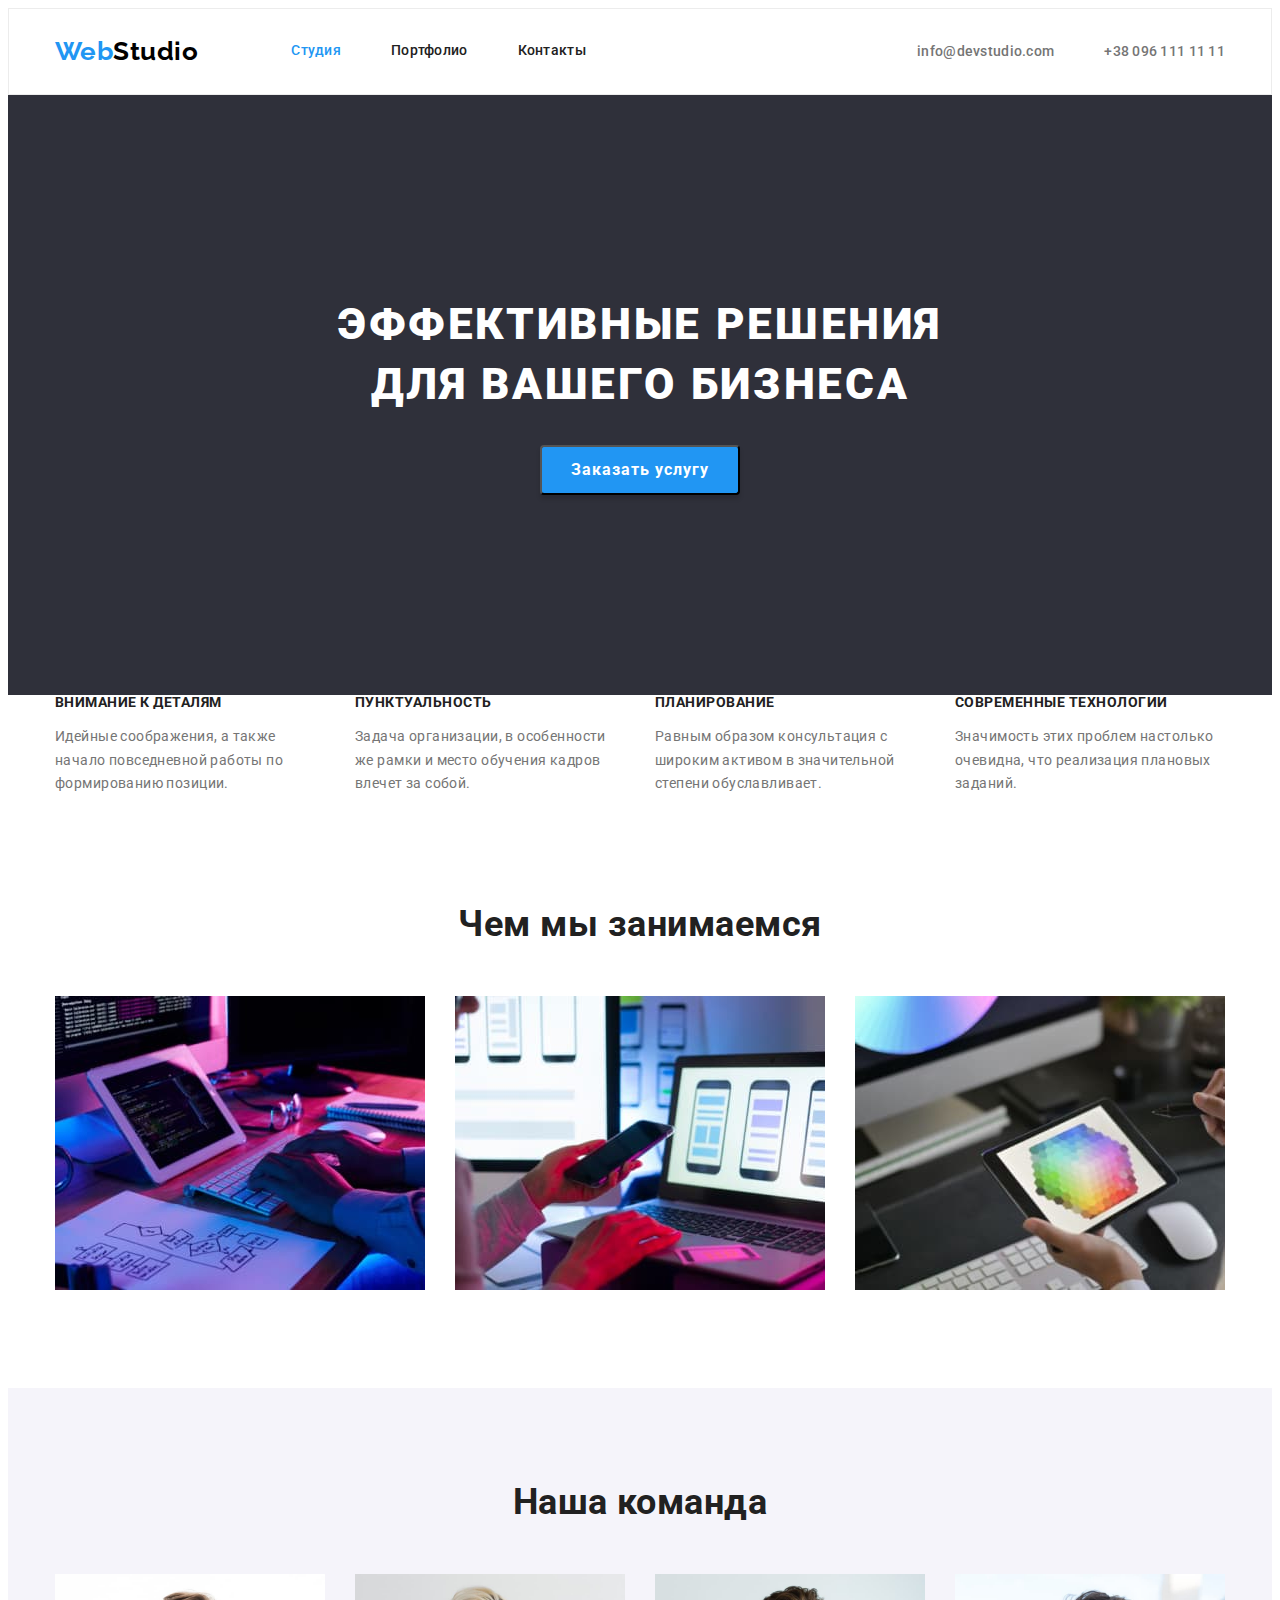
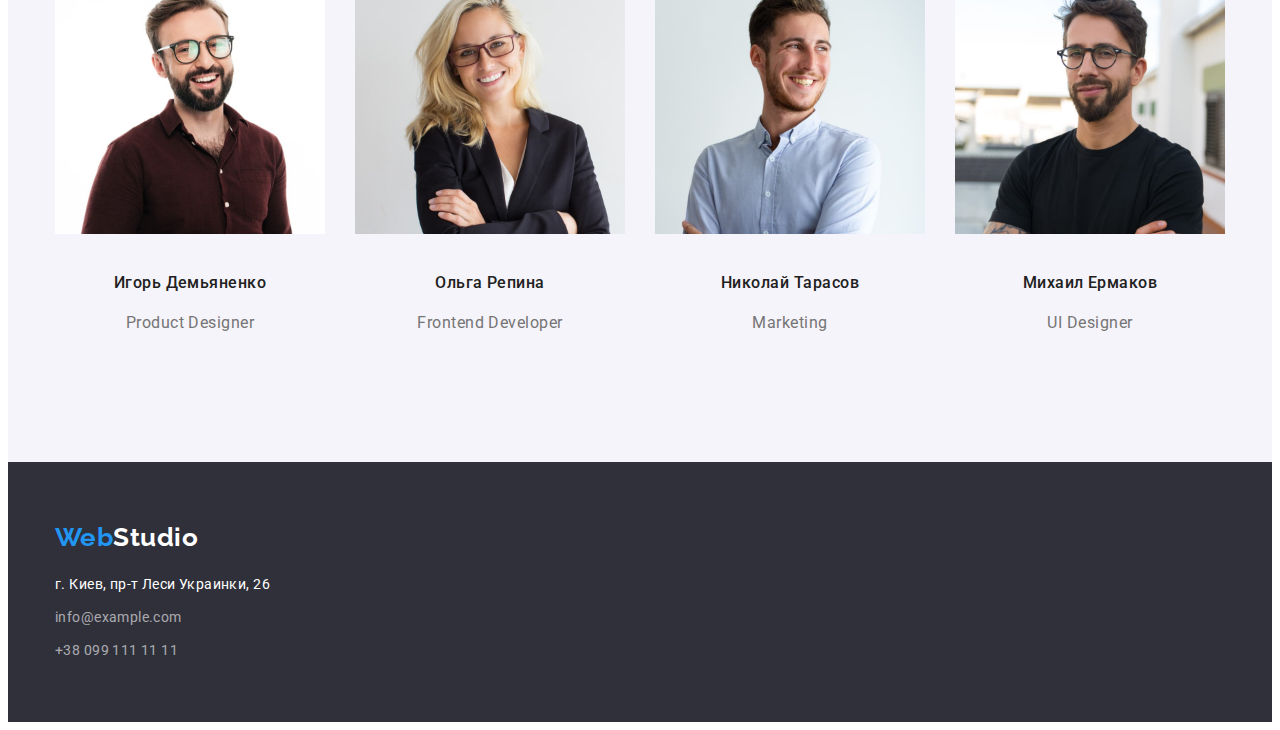
<file: index.html>
<!DOCTYPE html>
<html lang="ru">
    <head>
        <meta charset="UTF-8">
        <meta http-equiv="X-UA-Compatible" content="IE=edge">
        <meta name="viewport" content="width=device-width, initial-scale=1.0">
        <title>Shalamai homework</title>
        <link rel="preconnect" href="https://fonts.googleapis.com">
        <link rel="preconnect" href="https://fonts.gstatic.com" crossorigin>
        <link
            href="https://fonts.googleapis.com/css2?family=Raleway:wght@700&family=Roboto:wght@400;500;700;900&display=swap"
            rel="stylesheet">
        <link rel="stylesheet" href="https://cdnjs.cloudflare.com/ajax/libs/modern-normalize/1.1.0/modern-normalize.min.css"
            integrity="sha512-wpPYUAdjBVSE4KJnH1VR1HeZfpl1ub8YT/NKx4PuQ5NmX2tKuGu6U/JRp5y+Y8XG2tV+wKQpNHVUX03MfMFn9Q=="
            crossorigin="anonymous" referrerpolicy="no-referrer" />
        <link rel="stylesheet" href="./css/styles.css">
    </head>

    <body>

        <!-- Шапка сайта -->
        <header class="header">
            <div class="container main-nav">

                <a href="./index.html" class="logo">
                    <span class="accent">Web</span><span class="logo-header">Studio</span>
                </a>

                <nav class="navigation">
                    <ul class="site-nav list">
                        <li class="nav-item"><a href="./index.html" class="link current">Студия</a></li>
                        <li class="nav-item"><a href="./portfolio.html" class="link">Портфолио</a></li>
                        <li class="nav-item"><a href="" class="link">Контакты</a></li>
                    </ul>
                </nav>

                <div class="contact-block">
                    <ul class="header-nav list">
                        <li class="nav-item">
                            <a href="mailto:info@devstudio.com" class="link-contact">info@devstudio.com</a>
                        </li>
                        <li class="nav-item">
                            <a href="tel:+380961111111" class="link-contact">+38 096 111 11 11</a>
                        </li>
                    </ul>
                </div>
            </div>
        </header>


        <!-- Основное -->

        <main>

            <!-- Герой -->

            <section class="hero">
                <div class="container">
                    <h1 class="hero-title">Эффективные решения для вашего бизнеса</h1>
                    <button type="button" class="main-btn">Заказать услугу</button>
                </div>
            </section>


            <!-- Особенности и преимущества -->

            <section class="featurs">
                <div class="container">
                    <ul class="our-featur list">
                        <li class="feature-list">
                            <h4 class="featur-title">Внимание к деталям</h4>
                            <p class="featur-text">
                                Идейные соображения, а также начало повседневной работы по формированию позиции.
                            </p>
                        </li>
                        <li class="feature-list">
                            <h4 class="featur-title">Пунктуальность</h4>
                            <p class="featur-text">
                                Задача организации, в особенности же рамки и место обучения кадров влечет за собой.
                            </p>
                        </li>
                        <li class="feature-list">
                            <h4 class="featur-title">Планирование</h4>
                            <p class="featur-text">
                                Равным образом консультация с широким активом в значительной степени обуславливает.
                            </p>
                        </li>
                        <li class="feature-list">
                            <h4 class="featur-title">Современные технологии</h4>
                            <p class="featur-text">
                                Значимость этих проблем настолько очевидна, что реализация плановых заданий.
                            </p>
                        </li>
                    </ul>
                </div>
            </section>

            <!-- Чем мы занимаемся -->

            <section class="main-project">
                <div class="container">
                    <h2 class="section-title">Чем мы занимаемся</h2>

                    <ul class="main-prj-list list">
                        <li class="main-prj-link">
                            <img src="./images/wedo1.jpg" alt="Разработчик пишет код" width="370" />
                        </li>
                        <li class="main-prj-link">
                            <img src="./images/wedo2.jpg" alt="Просмотр мобильных макетов на компютере" width="370" />
                        </li>
                        <li class="main-prj-link">
                            <img src="./images/wedo3.jpg" alt="Работа с палитрой на планшете" width="370" />
                        </li>
                    </ul>
                </div>
            </section>

            <!-- Наша команда -->

            <section class="team">
                <div class="container">
                    <h2 class="team-title">Наша команда</h2>

                    <ul class="team-list list">
                        <li class="team-member">
                            <img src="./images/product.jpg" alt="Фотография Продакт-дизайнера" width="270">
                            <div class="team-item">
                                <h3 class="name">Игорь Демьяненко</h3>
                                <p class="position">
                                    Product Designer
                                </p>
                            </div>
                        </li>

                        <li class="team-member">
                                <img src="./images/frontend.jpg" alt="Фоторафия разработчика" width="270">
                            <div class="team-item">
                                <h3 class="name">Ольга Репина</h3>
                                <p class="position">
                                    Frontend Developer
                                </p>
                            </div>
                        </li>

                        <li class="team-member">
                                <img src="./images/marketing.jpg" alt="Фотография маркетолога" width="270">
                            <div class="team-item">
                                <h3 class="name">Николай Тарасов</h3>
                                <p class="position">
                                    Marketing
                                </p>
                            </div>
                        </li>

                        <li class="team-member">
                                <img src="./images/designer.jpg" alt="Фоторафия дизайнера" width="270">
                            <div class="team-item">
                                <h3 class="name">Михаил Ермаков</h3>
                                <p class="position">
                                    UI Designer
                                </p>
                            </div>
                        </li>
                    </ul>
                </div>
            </section>


        </main>

        <!-- Footer -->

        <footer class="footer">

            <div class="container">
                <a href="./index.html" class="logo">
                    <span class="accent">Web</span><span class="logo-footer">Studio</span>
                </a>

                <address>
                    <ul class="footer-nav list">
                        <li class="address-link">
                            <a href="г.Киев,пр-тЛесиУкраинки,26" class="link-office">г. Киев, пр-т Леси Украинки, 26</a>
                        </li>
                        <li class="address-link">
                            <a href="info@example.com" class="link-contact">info@example.com</a>
                        </li>
                        <li class="address-link">
                            <a href="+380991111111" class="link-contact">+38 099 111 11 11</a>
                        </li>
                    </ul>
                </address>
            </div>

        </footer>
    </body>
</html>
</file>
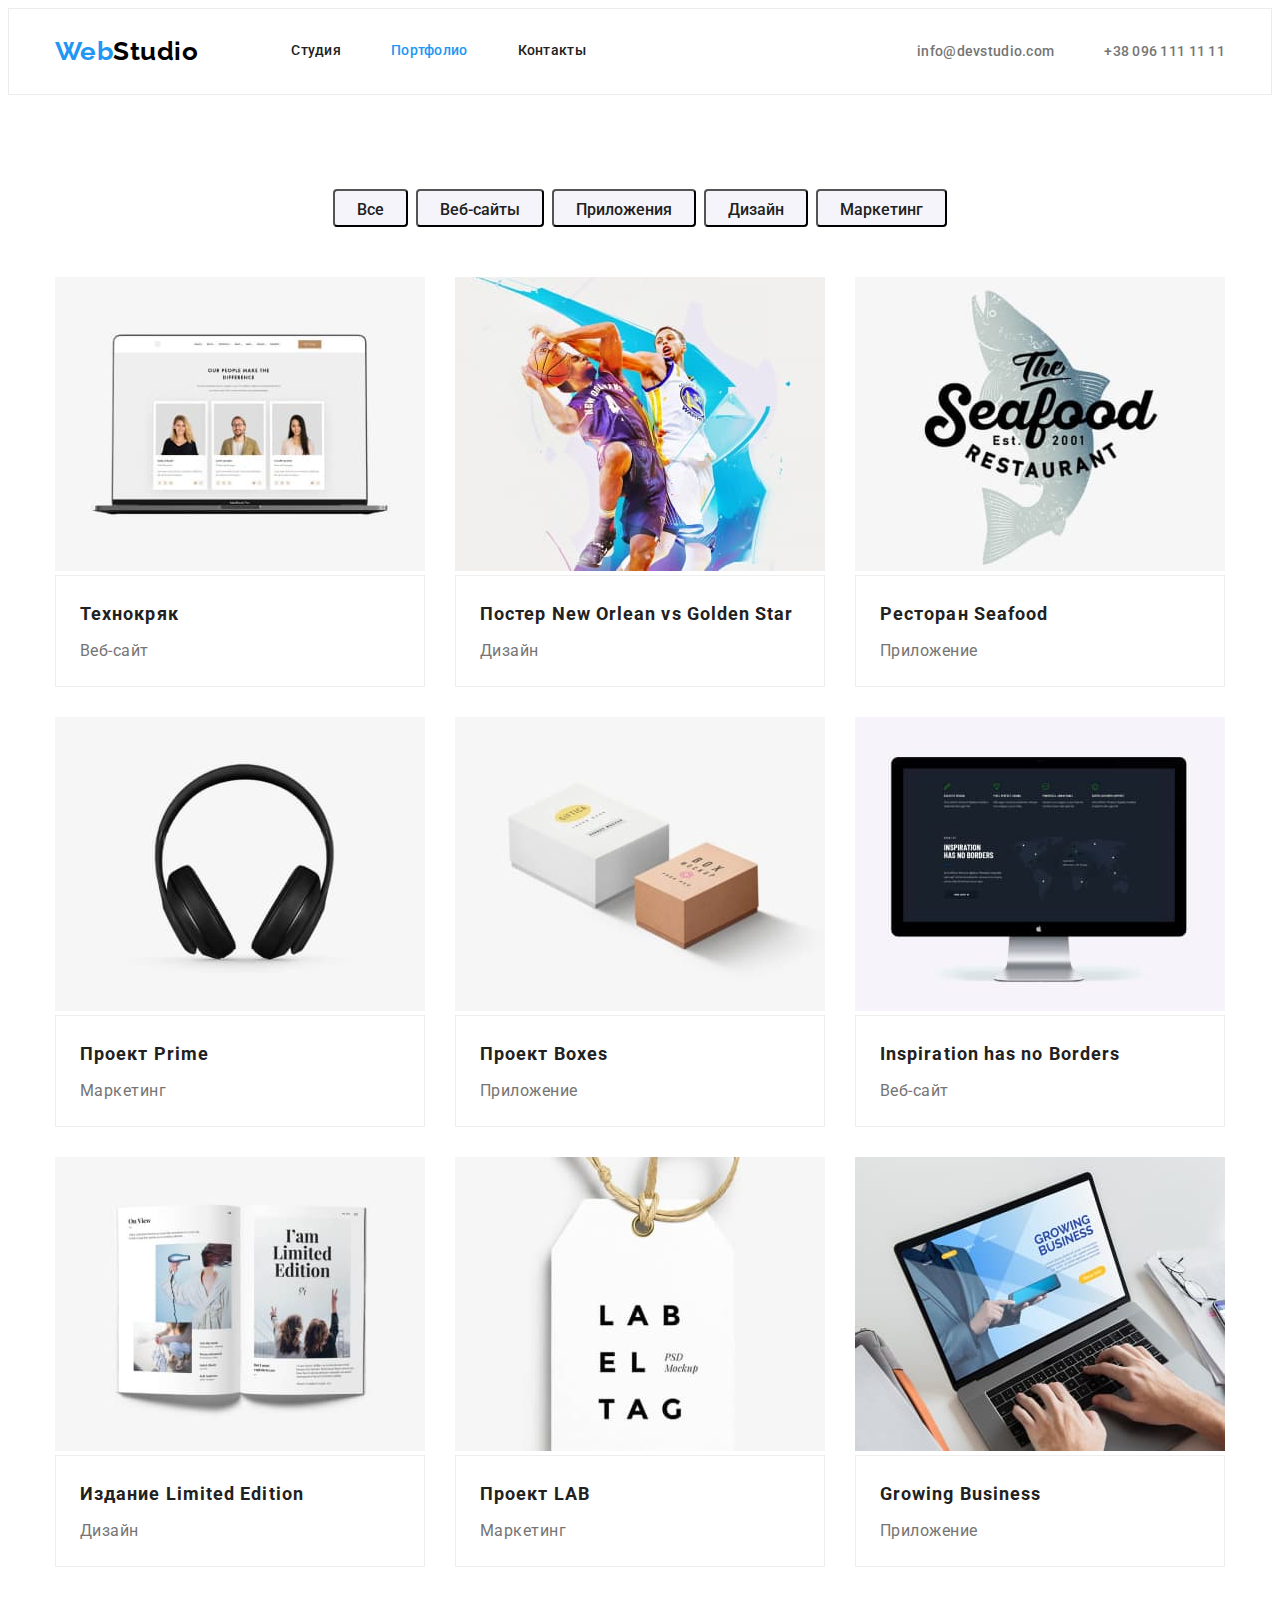
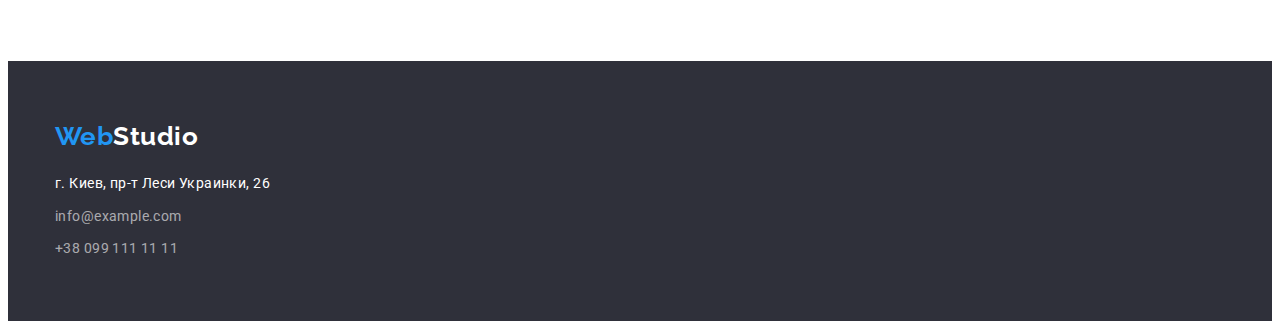
<file: portfolio.html>
<!DOCTYPE html>
<html lang="ru">

<head>
    <meta charset="UTF-8">
    <meta http-equiv="X-UA-Compatible" content="IE=edge">
    <meta name="viewport" content="width=device-width, initial-scale=1.0">
    <title>Shalamai homework</title>
    <link rel="preconnect" href="https://fonts.googleapis.com">
    <link rel="preconnect" href="https://fonts.gstatic.com" crossorigin>
    <link href="https://fonts.googleapis.com/css2?family=Raleway:wght@700&family=Roboto:wght@400;500;700;900&display=swap"
        rel="stylesheet">
    <link rel="stylesheet" href="https://cdnjs.cloudflare.com/ajax/libs/modern-normalize/1.1.0/modern-normalize.min.css"
        integrity="sha512-wpPYUAdjBVSE4KJnH1VR1HeZfpl1ub8YT/NKx4PuQ5NmX2tKuGu6U/JRp5y+Y8XG2tV+wKQpNHVUX03MfMFn9Q=="
        crossorigin="anonymous" referrerpolicy="no-referrer" />
    <link rel="stylesheet" href="./css/styles.css">
</head>

<body>

    <!-- Шапка сайта -->
    <header class="header">
        <div class="container main-nav">

            <a href="./index.html" class="logo">
                <span class="accent">Web</span><span class="logo-header">Studio</span>
            </a>

            <nav class="navigation">
                <ul class="site-nav list">
                    <li class="nav-item"><a href="./index.html" class="link">Студия</a></li>
                    <li class="nav-item"><a href="./portfolio.html" class="link current">Портфолио</a></li>
                    <li class="nav-item"><a href="" class="link">Контакты</a></li>
                </ul>
            </nav>

            <div class="contact-block">
                <ul class="header-nav list">
                    <li class="nav-item">
                        <a href="mailto:info@devstudio.com" class="link-contact">info@devstudio.com</a>
                    </li>
                    <li class="nav-item">
                        <a href="tel:+380961111111" class="link-contact">+38 096 111 11 11</a>
                    </li>
                </ul>
            </div>
        </div>
    </header>

    <!-- Основное -->

    <main>

        <!-- Фильтр -->

        <section class="potfolio">
            <div class="container">
                <h1 class="filter-title">Фильтр</h1>

                <ul class="filter list">
                    <li class="filter-item"><button type="button" class="port-btn">Все</button></li>
                    <li class="filter-item"><button type="button" class="port-btn">Веб-сайты</button></li>
                    <li class="filter-item"><button type="button" class="port-btn">Приложения</button></li>
                    <li class="filter-item"><button type="button" class="port-btn">Дизайн</button></li>
                    <li class="filter-item"><button type="button" class="port-btn">Маркетинг</button></li>
                </ul>

                <!-- Проекты -->

                <ul class="project list">
                    <li class="project-item">
                        <a href="" class="project-link">
                            <img src="./images/techno.jpg" alt="Открытый ноутбук" width="370">
                        </a>
                        <div class="project-description">
                            <h2 class="project-title">Технокряк</h2>
                            <p class="project-name">Веб-сайт</p>
                        </div>
                    </li>
                    <li class="project-item">
                        <a href="" class="project-link">
                            <img src="./images/neworlean.jpg" alt="Два человека играют в баскетбол" width="370">
                        </a>
                        <div class="project-description">
                            <h2 class="project-title">Постер New Orlean vs Golden Star</h2>
                            <p class="project-name">Дизайн</p>
                        </div>

                    </li>
                    <li class="project-item">
                        <a href="" class="project-link">
                            <img src="./images/seafood.jpg" alt="Логотип ресторана" width="370">
                        </a>
                        <div class="project-description">
                            <h2 class="project-title">Ресторан Seafood</h2>
                            <p class="project-name">Приложение</p>
                        </div>

                    </li>
                    <li class="project-item">
                        <a href="" class="project-link">
                            <img src="./images/prime.jpg" alt="Черные наушники" width="370">
                        </a>
                        <div class="project-description">
                            <h2 class="project-title">Проект Prime</h2>
                            <p class="project-name">Маркетинг</p>
                        </div>
                    </li>
                    <li class="project-item">
                        <a href="" class="project-link">
                            <img src="./images/boxes.jpg" alt="Две коробки" width="370">
                        </a>
                        <div class="project-description">
                            <h2 class="project-title">Проект Boxes</h2>
                            <p class="project-name">Приложение</p>
                        </div>
                    </li>
                    <li class="project-item">
                        <a href="" class="project-link">
                            <img src="./images/borders.jpg" alt="Экран монитора" width="370">
                        </a>
                        <div class="project-description">
                            <h2 class="project-title">Inspiration has no Borders</h2>
                            <p class="project-name">Веб-сайт</p>
                        </div>
                    </li>
                    <li class="project-item">
                        <a href="" class="project-link">
                            <img src="./images/edition.jpg" alt="Открытый журнал" width="370">
                        </a>
                        <div class="project-description">
                            <h2 class="project-title">Издание Limited Edition</h2>
                            <p class="project-name">Дизайн</p>
                        </div>
                    </li>
                    <li class="project-item">
                        <a href="" class="project-link">
                            <img src="./images/lab.jpg" alt="Бумажная бирка с логотипом" width="370">
                        </a>
                        <div class="project-description">
                            <h2 class="project-title">Проект LAB</h2>
                            <p class="project-name">Маркетинг</p>
                        </div>
                    </li>
                    <li class="project-item">
                        <a href="" class="project-link">
                            <img src="./images/business.jpg" alt="Человек набирает текст на ноутбуке" width="370">
                        </a>
                        <div class="project-description">
                            <h2 class="project-title">Growing Business</h2>
                            <p class="project-name">Приложение</p>
                        </div>
                    </li>
                </ul>
            </div>
        </section>

    </main>

    <!-- Footer -->

        <footer class="footer">

            <div class="container">
                <a href="./index.html" class="logo">
                    <span class="accent">Web</span><span class="logo-footer">Studio</span>
                </a>

                <address>
                    <ul class="footer-nav list">
                        <li class="address-link">
                            <a href="г.Киев,пр-тЛесиУкраинки,26" class="link-office">г. Киев, пр-т Леси Украинки, 26</a>
                        </li>
                        <li class="address-link">
                            <a href="info@example.com" class="link-contact">info@example.com</a>
                        </li>
                        <li class="address-link">
                            <a href="+380991111111" class="link-contact">+38 099 111 11 11</a>
                        </li>
                    </ul>
                </address>
            </div>

        </footer>
    </body>

    </html>
</file>
<file: css/styles.css>
:root {
    --primary-text-color: #757575;
    --title-text-color: #212121;
    --accent-color: #2196F3;
    --primary-bg-color: #FFFFFF;
    --fill-color: #2F303A;
    --logo-color-header: #000000;
    --logo-color-footer: #FFFFFF;
    --hero-text-color: #FFFFFF;
    --button-text-color: #FFFFFF;
    --potfolio-bg-color: #F5F4FA;
}

html {
    box-sizing: border-box;
}

*,
*::before,
::after {
    box-sizing: inherit;
}

body{
    background-color: var(--primary-bg-color);
    color: var(--primary-text-color);

    font-family: Roboto, sans-serif;
    letter-spacing: 0.03em;
}

.container {
    width        : 1200px;
    padding-left : 15px;
    padding-right: 15px;
    margin-left  : auto;
    margin-right : auto;
}

.logo {
    font-family: Raleway, sans-serif;
    font-weight: bold;
    font-size: 26px;
    line-height: 1.19;
    text-decoration: none;
}

.list {
    list-style: none;
    margin-top: 0;
    margin-bottom: 0;
}

.accent {
    color: var(--accent-color);
}

.logo-header {
    color: var(--logo-color-header);
}

.footer {
    background-color: var(--fill-color);
    padding-top: 60px;
    padding-bottom: 60px;
}

.logo-footer {
    color: var(--logo-color-footer);
}

/* Навигация */

.site-nav {
    display: flex;
    padding-left: 93px;
}

/* .nav-block {
    display: flex;
    margin-left: 93px;
} */

.contact-block {
    display: flex;
    margin-left: auto;
}

.site-nav .nav-item:not(:last-child) {
    margin-right: 50px;
}

.site-nav .link {
    display: flex;
    padding-top: 10px;
    padding-bottom: 10px;
    color: var(--title-text-color);
    font-weight: 500;
    font-size: 14px;
    line-height: 1.14;
    letter-spacing: 0.02em;
    text-decoration: none;
}

.site-nav .link:hover,
.site-nav .link:focus {
    color: var(--accent-color);
}

.site-nav .link.current {
    color: var(--accent-color);
}

/* ---Шапака ---*/

.main-nav {
    display: flex;
    align-items: center;
}

.header {
    padding-top: 24px;
    padding-bottom: 25px;

    border: 1px solid #ECECEC;
}

.header-nav {
    display: flex;
    margin-left: auto;
}

.header-nav .nav-item:not(:last-child) {
    margin-right: 50px;
}

.header-nav .link-contact {
    color: var(--primary-text-color);
    font-weight: 500;
    font-size: 14px;
    line-height: 1.14;
    letter-spacing: 0.02em;
    text-decoration: none;
}

.header-nav .link-contact:hover,
.header-nav .link-contact:focus,
.footer-nav .link-contact:hover,
.footer-nav .link-contact:focus,
.footer-nav .link-office:hover,
.footer-nav .link-office:focus {
    color: var(--accent-color);
}

/* Контакты футера */

.footer-nav {
    padding-top: 20px;
    padding-left: 0;
}
.footer-nav .address-link:not(:last-child) {
    margin-bottom: 9px;
}

.footer-nav .link-contact {
    color: rgba(255, 255, 255, 0.6);
    text-decoration: none;
    font-size: 14px;
    line-height: 1.71;
    letter-spacing: 0.03em;
    font-style: normal;
}

.link-office {
    color: var(--logo-color-footer);
    text-decoration: none;
    font-size: 14px;
    line-height: 1.71;
    letter-spacing: 0.03em;
    font-style: normal;
}

/* Студия */

/* Герой */

.hero {
    background-color: var(--fill-color);
    text-align: center;
    align-items: center;
    justify-items: center;
    padding-top: 200px;
    padding-bottom: 200px;
}

.hero-title {
    margin-top: 0;
    margin-bottom: 30px;
    margin-left: auto;
    margin-right: auto;
    max-width: 696px;


    color: var(--hero-text-color);
    font-weight: 900;
    font-size: 44px;
    line-height: 1.36;
    letter-spacing: 0.06em;
    text-transform: uppercase;
}

.main-btn {
    display: inline-block;
    color: var(--button-text-color);
    background-color: var(--accent-color);
    cursor: pointer;
    font-family: inherit;

    font-weight: bold;
    font-size: 16px;
    line-height: 1.87;
    letter-spacing: 0.06em;

    width: 200px;
    height: 50px;
    left: 700px;
    top: 430px;
    box-shadow: 0px 4px 4px rgba(0, 0, 0, 0.15);
    border-radius: 4px;
}

.hero .main-btn:hover,
.hero .main-btn:focus {
    color: var(--primary-bg-color);
}

/* Особенности и преимущества */

.featurs,
.main-project {
    padding-bottom: 94px;
}

.our-featur {
    display: flex;
    padding-left: 0;
}

.feature-list {
    width: 270px;
}

.our-featur .feature-list:not(:last-child) {
    margin-right: 30px;
}

.featur-title {
    margin-top: 0;
    margin-bottom: 10px;
    color: var(--title-text-color);
    font-weight: bold;
    font-size: 14px;
    line-height: 1.14;
    text-transform: uppercase;
}

.featur-text {
    font-size  : 14px;
    line-height: 1.71;
    letter-spacing: 0.03em;
    color: var(--primary-text-color);
}

/* Чем мы занимаемся */

.section-title {
    margin-top   : 0;
    margin-bottom: 50px;
    text-align   : center;
}

.section-title,
 .team-title {
    color: var(--title-text-color);
    font-weight: bold;
    font-size: 36px;
    line-height: 1.16;
    text-align: center;
}

.main-prj-list {
    display: flex;
    justify-content: center;
    padding-left: 0;
    padding-right: 0;
    margin-right: 0;
}

.main-prj-list .main-prj-link:not(:last-child){
    margin-right: 30px;
}

/* Наша команда */

.team {
    background-color: var(--potfolio-bg-color);
    padding-top: 94px;
    padding-bottom: 94px;
}

.team-title {
    margin-top: 0;
    margin-bottom: 50px;
}

.team-list {
    display: flex;
    justify-content: center;
    padding-left: 0;
    padding-right: 0;
    margin-left: 0;
    margin-right: 0;
}

.team-item {
    text-align: center;
    padding-top: 30px;
    padding-bottom: 30px;
}

.team-list .team-member:not(:last-child) {
    margin-right: 30px;
}


.name {
    margin-top: 0;
    margin-bottom: 10px;


    color: var(--title-text-color);
    font-weight: 500;
    font-size: 16px;
    line-height: 1.87;
}

.position {
    padding-bottom: 0;
    margin-top: 0;
    margin-bottom: 0;
    color: var(--primary-text-color);
    font-size: 16px;
    line-height: 1.87;
}

/* Страница "Портфолио" */

.potfolio {
    padding-top: 94px;
    padding-bottom: 94px;
}

/* Фильтр */

.filter-title {
    position   : absolute;
    white-space: nowrap;
    width      : 1px;
    height     : 1px;
    overflow   : hidden;
    border     : 0;
    padding    : 0;
    clip       : rect(0 0 0 0);
    clip-path  : inset(50%);
    margin     : -1px;
}

.filter {
    display: flex;
    padding-left: 0;
    justify-content: center;
    margin-bottom: 50px;
}

.filter-item:not(:last-child) {
    margin-right: 8px;
}

.project {
    display: flex;
    flex-wrap: wrap;
    padding-left: 0;
}

.project-item {
    margin-right: 30px;
    margin-bottom: 30px;
}

.project-item:nth-child(3n) {
    margin-right: 0;
}

.project-item:nth-last-child(-n+3) {
    margin-bottom: 0;
}

.port-btn {
    color: var(--title-text-color);
    background-color: var(--potfolio-bg-color);
    cursor: pointer;
    font-family: inherit;
    font-weight: 500;
    font-size: 16px;
    line-height: 1.62;

    min-width: 73px;
    height: 38px;
    left: 976px;
    top: 174px;
    padding: 6px 22px;

    border-radius: 4px;
}

.filter .port-btn:hover,
.filter .port-btn:focus {
    color: var(--button-text-color);
    background-color: var(--accent-color);
}

/* Проекты */

.project-link {
    text-decoration: none;

    margin: 0;
}

.project-description {
    padding: 20px 24px;
    margin: 0;

    border: 1px solid #EEEEEE;
    background: var(--primary-bg-color);
}

.project-title {
    color: var(--title-text-color);
    font-weight: bold;
    font-size: 18px;
    line-height: 2;
    letter-spacing: 0.06em;

    margin-top: 0;
    margin-bottom: 4px;
}

.project-name {
    color: var(--primary-text-color);
    font-size: 16px;
    line-height: 1.87;
    margin-top: 0;
    margin-bottom: 0;
}
</file>
